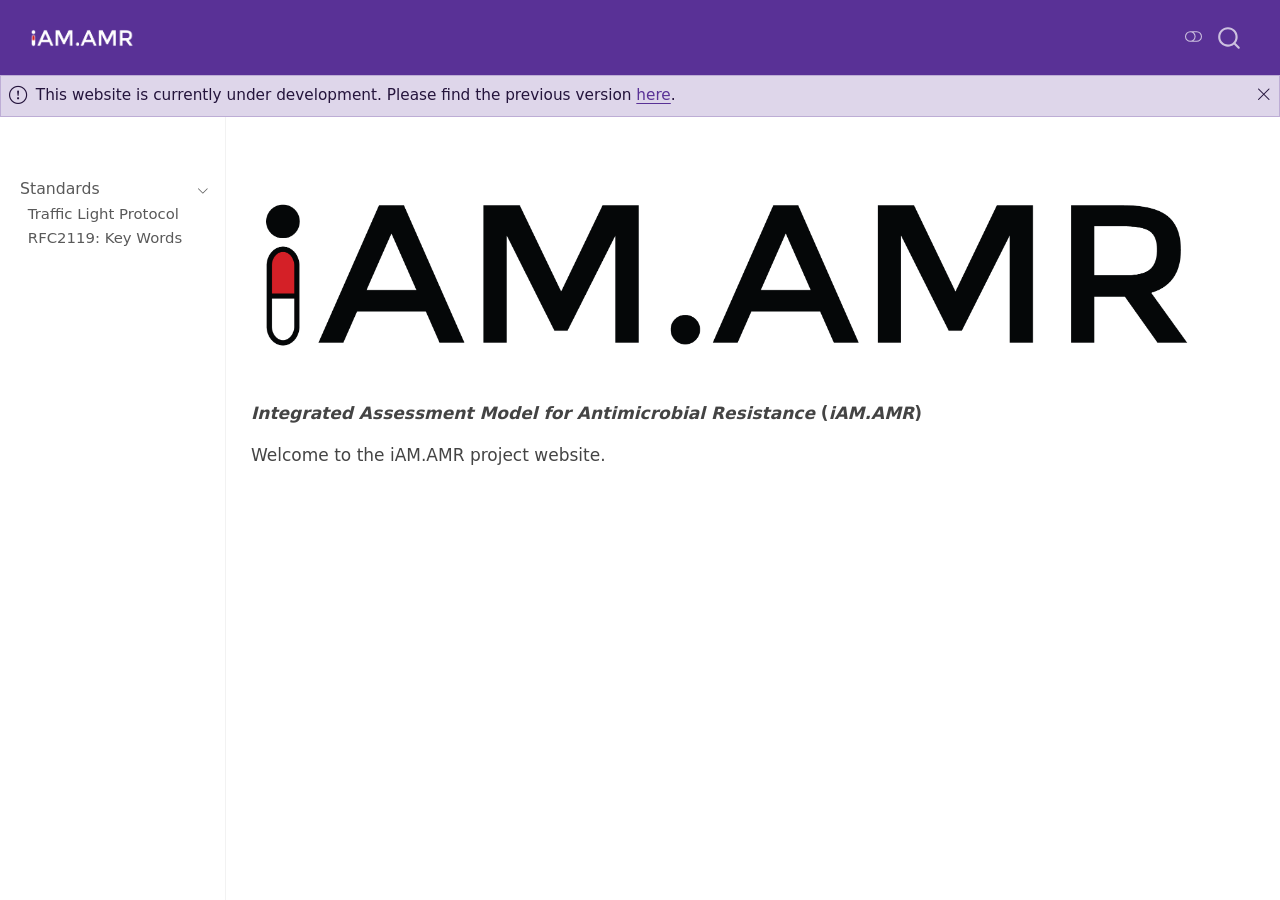
<file: index.html>
<!DOCTYPE html>
<html xmlns="http://www.w3.org/1999/xhtml" lang="en" xml:lang="en"><head>

<meta charset="utf-8">
<meta name="generator" content="quarto-1.9.38">

<meta name="viewport" content="width=device-width, initial-scale=1.0, user-scalable=yes">


<title>The iAM.AMR project – iAM.AMR</title>
<style>
/* Default styles provided by pandoc.
** See https://pandoc.org/MANUAL.html#variables-for-html for config info.
*/
code{white-space: pre-wrap;}
span.smallcaps{font-variant: small-caps;}
div.columns{display: flex; gap: min(4vw, 1.5em);}
div.column{flex: auto; overflow-x: auto;}
div.hanging-indent{margin-left: 1.5em; text-indent: -1.5em;}
ul.task-list{list-style: none;}
ul.task-list li input[type="checkbox"] {
  width: 0.8em;
  margin: 0 0.8em 0.2em -1em; /* quarto-specific, see https://github.com/quarto-dev/quarto-cli/issues/4556 */ 
  vertical-align: middle;
}
</style>


<script src="site_libs/quarto-nav/quarto-nav.js"></script>
<script src="site_libs/quarto-nav/headroom.min.js"></script>
<script src="site_libs/clipboard/clipboard.min.js"></script>
<script src="site_libs/quarto-search/autocomplete.umd.js"></script>
<script src="site_libs/quarto-search/fuse.min.js"></script>
<script src="site_libs/quarto-search/quarto-search.js"></script>
<meta name="quarto:offset" content="./">
<script src="site_libs/quarto-html/quarto.js" type="module"></script>
<script src="site_libs/quarto-html/tabsets/tabsets.js" type="module"></script>
<script src="site_libs/quarto-html/popper.min.js"></script>
<script src="site_libs/quarto-html/tippy.umd.min.js"></script>
<script src="site_libs/quarto-html/anchor.min.js"></script>
<link href="site_libs/quarto-html/tippy.css" rel="stylesheet">
<link href="site_libs/quarto-html/quarto-syntax-highlighting-15634bcf2e68342d4ad2dfa704d543f6.css" rel="stylesheet" class="quarto-color-scheme" id="quarto-text-highlighting-styles">
<link href="site_libs/quarto-html/quarto-syntax-highlighting-dark-0a6b7249c26820e032cb0bd839ff02b1.css" rel="stylesheet" class="quarto-color-scheme quarto-color-alternate" id="quarto-text-highlighting-styles">
<link href="site_libs/quarto-html/quarto-syntax-highlighting-15634bcf2e68342d4ad2dfa704d543f6.css" rel="stylesheet" class="quarto-color-scheme-extra" id="quarto-text-highlighting-styles">
<script src="site_libs/bootstrap/bootstrap.min.js"></script>
<link href="site_libs/bootstrap/bootstrap-icons.css" rel="stylesheet">
<link href="site_libs/bootstrap/bootstrap-fff9ba57c7a00972b2d1bdbd71d7e3f6.min.css" rel="stylesheet" append-hash="true" class="quarto-color-scheme" id="quarto-bootstrap" data-mode="light">
<link href="site_libs/bootstrap/bootstrap-dark-a8b0fde0be852ec497c865bb5b7ecbfb.min.css" rel="stylesheet" append-hash="true" class="quarto-color-scheme quarto-color-alternate" id="quarto-bootstrap" data-mode="dark">
<link href="site_libs/bootstrap/bootstrap-fff9ba57c7a00972b2d1bdbd71d7e3f6.min.css" rel="stylesheet" append-hash="true" class="quarto-color-scheme-extra" id="quarto-bootstrap" data-mode="light">
<script id="quarto-search-options" type="application/json">{
  "location": "navbar",
  "copy-button": false,
  "collapse-after": 3,
  "panel-placement": "end",
  "type": "overlay",
  "limit": 50,
  "keyboard-shortcut": [
    "f",
    "/",
    "s"
  ],
  "show-item-context": false,
  "language": {
    "search-no-results-text": "No results",
    "search-matching-documents-text": "matching documents",
    "search-copy-link-title": "Copy link to search",
    "search-hide-matches-text": "Hide additional matches",
    "search-more-match-text": "more match in this document",
    "search-more-matches-text": "more matches in this document",
    "search-clear-button-title": "Clear",
    "search-text-placeholder": "",
    "search-detached-cancel-button-title": "Cancel",
    "search-submit-button-title": "Submit",
    "search-label": "Search"
  }
}</script>


<link rel="stylesheet" href="styles.css">
<meta property="og:title" content="The iAM.AMR project">
<meta property="og:description" content="The iAM.AMR project.">
<meta property="og:image" content="https://iam.amr.pub/assets/iamamr_logo.png">
<meta property="og:site_name" content="iAM.AMR">
<meta property="og:image:alt" content="The iAM.AMR project logo. The logo consists of the text, 'iAM.AMR' in a black, blocky, sans-serif font, with the body of the lowercase 'i' styled as an elongated, red and white pill.">
<meta property="og:image:height" content="699">
<meta property="og:image:width" content="3016">
</head>

<body class="nav-sidebar docked nav-fixed fullcontent quarto-light"><script id="quarto-html-before-body" type="application/javascript">
    const toggleBodyColorMode = (bsSheetEl) => {
      const mode = bsSheetEl.getAttribute("data-mode");
      const bodyEl = window.document.querySelector("body");
      if (mode === "dark") {
        bodyEl.classList.add("quarto-dark");
        bodyEl.classList.remove("quarto-light");
      } else {
        bodyEl.classList.add("quarto-light");
        bodyEl.classList.remove("quarto-dark");
      }
    }
    const toggleBodyColorPrimary = () => {
      const bsSheetEl = window.document.querySelector("link#quarto-bootstrap:not([rel=disabled-stylesheet])");
      if (bsSheetEl) {
        toggleBodyColorMode(bsSheetEl);
      }
    }
    const setColorSchemeToggle = (alternate) => {
      const toggles = window.document.querySelectorAll('.quarto-color-scheme-toggle');
      for (let i=0; i < toggles.length; i++) {
        const toggle = toggles[i];
        if (toggle) {
          if (alternate) {
            toggle.classList.add("alternate");
          } else {
            toggle.classList.remove("alternate");
          }
        }
      }
    };
    const toggleColorMode = (alternate) => {
      // Switch the stylesheets
      const primaryStylesheets = window.document.querySelectorAll('link.quarto-color-scheme:not(.quarto-color-alternate)');
      const alternateStylesheets = window.document.querySelectorAll('link.quarto-color-scheme.quarto-color-alternate');
      manageTransitions('#quarto-margin-sidebar .nav-link', false);
      if (alternate) {
        // note: dark is layered on light, we don't disable primary!
        enableStylesheet(alternateStylesheets);
        for (const sheetNode of alternateStylesheets) {
          if (sheetNode.id === "quarto-bootstrap") {
            toggleBodyColorMode(sheetNode);
          }
        }
      } else {
        disableStylesheet(alternateStylesheets);
        enableStylesheet(primaryStylesheets)
        toggleBodyColorPrimary();
      }
      manageTransitions('#quarto-margin-sidebar .nav-link', true);
      // Switch the toggles
      setColorSchemeToggle(alternate)
      // Hack to workaround the fact that safari doesn't
      // properly recolor the scrollbar when toggling (#1455)
      if (navigator.userAgent.indexOf('Safari') > 0 && navigator.userAgent.indexOf('Chrome') == -1) {
        manageTransitions("body", false);
        window.scrollTo(0, 1);
        setTimeout(() => {
          window.scrollTo(0, 0);
          manageTransitions("body", true);
        }, 40);
      }
    }
    const disableStylesheet = (stylesheets) => {
      for (let i=0; i < stylesheets.length; i++) {
        const stylesheet = stylesheets[i];
        stylesheet.rel = 'disabled-stylesheet';
      }
    }
    const enableStylesheet = (stylesheets) => {
      for (let i=0; i < stylesheets.length; i++) {
        const stylesheet = stylesheets[i];
        if(stylesheet.rel !== 'stylesheet') { // for Chrome, which will still FOUC without this check
          stylesheet.rel = 'stylesheet';
        }
      }
    }
    const manageTransitions = (selector, allowTransitions) => {
      const els = window.document.querySelectorAll(selector);
      for (let i=0; i < els.length; i++) {
        const el = els[i];
        if (allowTransitions) {
          el.classList.remove('notransition');
        } else {
          el.classList.add('notransition');
        }
      }
    }
    const isFileUrl = () => {
      return window.location.protocol === 'file:';
    }
    const hasAlternateSentinel = () => {
      let styleSentinel = getColorSchemeSentinel();
      if (styleSentinel !== null) {
        return styleSentinel === "alternate";
      } else {
        return false;
      }
    }
    const setStyleSentinel = (alternate) => {
      const value = alternate ? "alternate" : "default";
      if (!isFileUrl()) {
        window.localStorage.setItem("quarto-color-scheme", value);
      } else {
        localAlternateSentinel = value;
      }
    }
    const getColorSchemeSentinel = () => {
      if (!isFileUrl()) {
        const storageValue = window.localStorage.getItem("quarto-color-scheme");
        return storageValue != null ? storageValue : localAlternateSentinel;
      } else {
        return localAlternateSentinel;
      }
    }
    const toggleGiscusIfUsed = (isAlternate, darkModeDefault) => {
      const baseTheme = document.querySelector('#giscus-base-theme')?.value ?? 'light';
      const alternateTheme = document.querySelector('#giscus-alt-theme')?.value ?? 'dark';
      let newTheme = '';
      if(authorPrefersDark) {
        newTheme = isAlternate ? baseTheme : alternateTheme;
      } else {
        newTheme = isAlternate ? alternateTheme : baseTheme;
      }
      const changeGiscusTheme = () => {
        // From: https://github.com/giscus/giscus/issues/336
        const sendMessage = (message) => {
          const iframe = document.querySelector('iframe.giscus-frame');
          if (!iframe) return;
          iframe.contentWindow.postMessage({ giscus: message }, 'https://giscus.app');
        }
        sendMessage({
          setConfig: {
            theme: newTheme
          }
        });
      }
      const isGiscussLoaded = window.document.querySelector('iframe.giscus-frame') !== null;
      if (isGiscussLoaded) {
        changeGiscusTheme();
      }
    };
    const authorPrefersDark = false;
    const queryPrefersDark = window.matchMedia('(prefers-color-scheme: dark)');
    const darkModeDefault = queryPrefersDark.matches;
      document.querySelector('link#quarto-text-highlighting-styles.quarto-color-scheme-extra').rel = 'disabled-stylesheet';
      document.querySelector('link#quarto-bootstrap.quarto-color-scheme-extra').rel = 'disabled-stylesheet';
    let localAlternateSentinel = darkModeDefault ? 'alternate' : 'default';
    // Dark / light mode switch
    window.quartoToggleColorScheme = () => {
      // Read the current dark / light value
      let toAlternate = !hasAlternateSentinel();
      toggleColorMode(toAlternate);
      setStyleSentinel(toAlternate);
      toggleGiscusIfUsed(toAlternate, darkModeDefault);
      window.dispatchEvent(new Event('resize'));
    };
    queryPrefersDark.addEventListener("change", e => {
      if(window.localStorage.getItem("quarto-color-scheme") !== null)
        return;
      const alternate = e.matches
      toggleColorMode(alternate);
      localAlternateSentinel = e.matches ? 'alternate' : 'default'; // this is used alongside local storage!
      toggleGiscusIfUsed(alternate, darkModeDefault);
    });
    // Switch to dark mode if need be
    if (hasAlternateSentinel()) {
      toggleColorMode(true);
    } else {
      toggleColorMode(false);
    }
  </script>

<div id="quarto-search-results"></div>
  <header id="quarto-header" class="headroom fixed-top">
    <nav class="navbar navbar-expand-lg " data-bs-theme="dark">
      <div class="navbar-container container-fluid">
      <div class="navbar-brand-container mx-auto">
    <a href="./index.html" class="navbar-brand navbar-brand-logo">
    <img src="./assets/iamamr_logo_white.png" alt="The iAM.AMR project logo. The logo consists of the text, 'iAM.AMR' in a black, blocky, sans-serif font, with the body of the lowercase 'i' styled as an elongated, red and white pill." class="navbar-logo light-content">
    <img src="./assets/iamamr_logo_white.png" alt="The iAM.AMR project logo. The logo consists of the text, 'iAM.AMR' in a black, blocky, sans-serif font, with the body of the lowercase 'i' styled as an elongated, red and white pill." class="navbar-logo dark-content">
    </a>
  </div>
        <div class="quarto-navbar-tools tools-end">
  <a href="" class="quarto-color-scheme-toggle quarto-navigation-tool  px-1" onclick="window.quartoToggleColorScheme(); return false;" title="Toggle dark mode"><i class="bi"></i></a>
</div>
          <div id="quarto-search" class="" title="Search"></div>
      </div> <!-- /container-fluid -->
    </nav>
  <nav class="quarto-secondary-nav">
    <div class="container-fluid d-flex">
      <button type="button" class="quarto-btn-toggle btn" data-bs-toggle="collapse" role="button" data-bs-target=".quarto-sidebar-collapse-item" aria-controls="quarto-sidebar" aria-expanded="false" aria-label="Toggle sidebar navigation" onclick="if (window.quartoToggleHeadroom) { window.quartoToggleHeadroom(); }">
        <i class="bi bi-layout-text-sidebar-reverse"></i>
      </button>
        <nav class="quarto-page-breadcrumbs" aria-label="breadcrumb"><ol class="breadcrumb"></ol></nav>
        <a class="flex-grow-1" role="navigation" data-bs-toggle="collapse" data-bs-target=".quarto-sidebar-collapse-item" aria-controls="quarto-sidebar" aria-expanded="false" aria-label="Toggle sidebar navigation" onclick="if (window.quartoToggleHeadroom) { window.quartoToggleHeadroom(); }">      
        </a>
      <button type="button" class="btn quarto-search-button" aria-label="Search" onclick="window.quartoOpenSearch();">
        <i class="bi bi-search"></i>
      </button>
    </div>
  </nav>
  <div id="quarto-announcement" data-announcement-id="bffe7d13419cc811eb00827a60a57d65" class="alert alert-primary hidden"><i class="bi bi-exclamation-circle quarto-announcement-icon"></i><div class="quarto-announcement-content">
<p>This website is currently under development. Please find the previous version <a href="https://docs.iam.amr.pub">here</a>.</p>
</div><i class="bi bi-x-lg quarto-announcement-action"></i></div>
</header>
<!-- content -->
<div id="quarto-content" class="quarto-container page-columns page-rows-contents page-layout-article page-navbar">
<!-- sidebar -->
  <nav id="quarto-sidebar" class="sidebar collapse collapse-horizontal quarto-sidebar-collapse-item sidebar-navigation docked overflow-auto">
        <div class="mt-2 flex-shrink-0 align-items-center">
        <div class="sidebar-search">
        <div id="quarto-search" class="" title="Search"></div>
        </div>
        </div>
    <div class="sidebar-menu-container"> 
    <ul class="list-unstyled mt-1">
        <li class="sidebar-item sidebar-item-section">
      <div class="sidebar-item-container"> 
            <a class="sidebar-item-text sidebar-link text-start" data-bs-toggle="collapse" data-bs-target="#quarto-sidebar-section-1" role="navigation" aria-expanded="true">
 <span class="menu-text">Standards</span></a>
          <a class="sidebar-item-toggle text-start" data-bs-toggle="collapse" data-bs-target="#quarto-sidebar-section-1" role="navigation" aria-expanded="true" aria-label="Toggle section">
            <i class="bi bi-chevron-right ms-2"></i>
          </a> 
      </div>
      <ul id="quarto-sidebar-section-1" class="collapse list-unstyled sidebar-section depth1 show">  
          <li class="sidebar-item">
  <div class="sidebar-item-container"> 
  <a href="./standards/traffic-light-protocol.html" class="sidebar-item-text sidebar-link">
 <span class="menu-text">Traffic Light Protocol</span></a>
  </div>
</li>
          <li class="sidebar-item">
  <div class="sidebar-item-container"> 
  <a href="./standards/RFC2119.html" class="sidebar-item-text sidebar-link">
 <span class="menu-text">RFC2119: Key Words</span></a>
  </div>
</li>
      </ul>
  </li>
    </ul>
    </div>
</nav>
<div id="quarto-sidebar-glass" class="quarto-sidebar-collapse-item" data-bs-toggle="collapse" data-bs-target=".quarto-sidebar-collapse-item"></div>
<!-- margin-sidebar -->
    
<!-- main -->
<main class="content" id="quarto-document-content"><header id="title-block-header" class="quarto-title-block"></header>





<div class="light-content">
<p><img src="assets/iamamr_logo.png" class="img-fluid" alt="The iAM.AMR project logo. The logo consists of the text, 'iAM.AMR' in a black, blocky, sans-serif font, with the body of the lowercase 'i' styled as an elongated, red and white pill."></p>
</div>
<div class="dark-content">
<p><img src="assets/iamamr_logo_white.png" class="img-fluid" alt="The iAM.AMR project logo. The logo consists of the text, 'iAM.AMR' in a black, blocky, sans-serif font, with the body of the lowercase 'i' styled as an elongated, red and white pill."></p>
</div>
<p><strong><em>Integrated Assessment Model for Antimicrobial Resistance</em> (<em>iAM.AMR</em>)</strong></p>
<p>Welcome to the iAM.AMR project website.</p>



</main> <!-- /main -->
<script id="quarto-html-after-body" type="application/javascript">
  window.document.addEventListener("DOMContentLoaded", function (event) {
    // Ensure there is a toggle, if there isn't float one in the top right
    if (window.document.querySelector('.quarto-color-scheme-toggle') === null) {
      const a = window.document.createElement('a');
      a.classList.add('top-right');
      a.classList.add('quarto-color-scheme-toggle');
      a.href = "";
      a.onclick = function() { try { window.quartoToggleColorScheme(); } catch {} return false; };
      const i = window.document.createElement("i");
      i.classList.add('bi');
      a.appendChild(i);
      window.document.body.appendChild(a);
    }
    setColorSchemeToggle(hasAlternateSentinel())
    const icon = "";
    const anchorJS = new window.AnchorJS();
    anchorJS.options = {
      placement: 'right',
      icon: icon
    };
    anchorJS.add('.anchored');
    const isCodeAnnotation = (el) => {
      for (const clz of el.classList) {
        if (clz.startsWith('code-annotation-')) {                     
          return true;
        }
      }
      return false;
    }
    const onCopySuccess = function(e) {
      // button target
      const button = e.trigger;
      // don't keep focus
      button.blur();
      // flash "checked"
      button.classList.add('code-copy-button-checked');
      var currentTitle = button.getAttribute("title");
      button.setAttribute("title", "Copied!");
      let tooltip;
      if (window.bootstrap) {
        button.setAttribute("data-bs-toggle", "tooltip");
        button.setAttribute("data-bs-placement", "left");
        button.setAttribute("data-bs-title", "Copied!");
        tooltip = new bootstrap.Tooltip(button, 
          { trigger: "manual", 
            customClass: "code-copy-button-tooltip",
            offset: [0, -8]});
        tooltip.show();    
      }
      setTimeout(function() {
        if (tooltip) {
          tooltip.hide();
          button.removeAttribute("data-bs-title");
          button.removeAttribute("data-bs-toggle");
          button.removeAttribute("data-bs-placement");
        }
        button.setAttribute("title", currentTitle);
        button.classList.remove('code-copy-button-checked');
      }, 1000);
      // clear code selection
      e.clearSelection();
    }
    const getTextToCopy = function(trigger) {
      const outerScaffold = trigger.parentElement.cloneNode(true);
      const codeEl = outerScaffold.querySelector('code');
      for (const childEl of codeEl.children) {
        if (isCodeAnnotation(childEl)) {
          childEl.remove();
        }
      }
      return codeEl.innerText;
    }
    const clipboard = new window.ClipboardJS('.code-copy-button:not([data-in-quarto-modal])', {
      text: getTextToCopy
    });
    clipboard.on('success', onCopySuccess);
    if (window.document.getElementById('quarto-embedded-source-code-modal')) {
      const clipboardModal = new window.ClipboardJS('.code-copy-button[data-in-quarto-modal]', {
        text: getTextToCopy,
        container: window.document.getElementById('quarto-embedded-source-code-modal')
      });
      clipboardModal.on('success', onCopySuccess);
    }
      var localhostRegex = new RegExp(/^(?:http|https):\/\/localhost\:?[0-9]*\//);
      var mailtoRegex = new RegExp(/^mailto:/);
        var filterRegex = new RegExp("https:\/\/iam\.amr\.pub");
      var isInternal = (href) => {
          return filterRegex.test(href) || localhostRegex.test(href) || mailtoRegex.test(href);
      }
      // Inspect non-navigation links and adorn them if external
     var links = window.document.querySelectorAll('a[href]:not(.nav-link):not(.navbar-brand):not(.toc-action):not(.sidebar-link):not(.sidebar-item-toggle):not(.pagination-link):not(.no-external):not([aria-hidden]):not(.dropdown-item):not(.quarto-navigation-tool):not(.about-link)');
      for (var i=0; i<links.length; i++) {
        const link = links[i];
        if (!isInternal(link.href)) {
          // undo the damage that might have been done by quarto-nav.js in the case of
          // links that we want to consider external
          if (link.dataset.originalHref !== undefined) {
            link.href = link.dataset.originalHref;
          }
        }
      }
    function tippyHover(el, contentFn, onTriggerFn, onUntriggerFn) {
      const config = {
        allowHTML: true,
        maxWidth: 500,
        delay: 100,
        arrow: false,
        appendTo: function(el) {
            return el.parentElement;
        },
        interactive: true,
        interactiveBorder: 10,
        theme: 'quarto',
        placement: 'bottom-start',
      };
      if (contentFn) {
        config.content = contentFn;
      }
      if (onTriggerFn) {
        config.onTrigger = onTriggerFn;
      }
      if (onUntriggerFn) {
        config.onUntrigger = onUntriggerFn;
      }
      window.tippy(el, config); 
    }
    const noterefs = window.document.querySelectorAll('a[role="doc-noteref"]');
    for (var i=0; i<noterefs.length; i++) {
      const ref = noterefs[i];
      tippyHover(ref, function() {
        // use id or data attribute instead here
        let href = ref.getAttribute('data-footnote-href') || ref.getAttribute('href');
        try { href = new URL(href).hash; } catch {}
        const id = href.replace(/^#\/?/, "");
        const note = window.document.getElementById(id);
        if (note) {
          return note.innerHTML;
        } else {
          return "";
        }
      });
    }
    const xrefs = window.document.querySelectorAll('a.quarto-xref');
    const processXRef = (id, note) => {
      // Strip column container classes
      const stripColumnClz = (el) => {
        el.classList.remove("page-full", "page-columns");
        if (el.children) {
          for (const child of el.children) {
            stripColumnClz(child);
          }
        }
      }
      stripColumnClz(note)
      if (id === null || id.startsWith('sec-')) {
        // Special case sections, only their first couple elements
        const container = document.createElement("div");
        if (note.children && note.children.length > 2) {
          container.appendChild(note.children[0].cloneNode(true));
          for (let i = 1; i < note.children.length; i++) {
            const child = note.children[i];
            if (child.tagName === "P" && child.innerText === "") {
              continue;
            } else {
              container.appendChild(child.cloneNode(true));
              break;
            }
          }
          if (window.Quarto?.typesetMath) {
            window.Quarto.typesetMath(container);
          }
          return container.innerHTML
        } else {
          if (window.Quarto?.typesetMath) {
            window.Quarto.typesetMath(note);
          }
          return note.innerHTML;
        }
      } else {
        // Remove any anchor links if they are present
        const anchorLink = note.querySelector('a.anchorjs-link');
        if (anchorLink) {
          anchorLink.remove();
        }
        if (window.Quarto?.typesetMath) {
          window.Quarto.typesetMath(note);
        }
        if (note.classList.contains("callout")) {
          return note.outerHTML;
        } else {
          return note.innerHTML;
        }
      }
    }
    for (var i=0; i<xrefs.length; i++) {
      const xref = xrefs[i];
      tippyHover(xref, undefined, function(instance) {
        instance.disable();
        let url = xref.getAttribute('href');
        let hash = undefined; 
        if (url.startsWith('#')) {
          hash = url;
        } else {
          try { hash = new URL(url).hash; } catch {}
        }
        if (hash) {
          const id = hash.replace(/^#\/?/, "");
          const note = window.document.getElementById(id);
          if (note !== null) {
            try {
              const html = processXRef(id, note.cloneNode(true));
              instance.setContent(html);
            } finally {
              instance.enable();
              instance.show();
            }
          } else {
            // See if we can fetch this
            fetch(url.split('#')[0])
            .then(res => res.text())
            .then(html => {
              const parser = new DOMParser();
              const htmlDoc = parser.parseFromString(html, "text/html");
              const note = htmlDoc.getElementById(id);
              if (note !== null) {
                const html = processXRef(id, note);
                instance.setContent(html);
              } 
            }).finally(() => {
              instance.enable();
              instance.show();
            });
          }
        } else {
          // See if we can fetch a full url (with no hash to target)
          // This is a special case and we should probably do some content thinning / targeting
          fetch(url)
          .then(res => res.text())
          .then(html => {
            const parser = new DOMParser();
            const htmlDoc = parser.parseFromString(html, "text/html");
            const note = htmlDoc.querySelector('main.content');
            if (note !== null) {
              // This should only happen for chapter cross references
              // (since there is no id in the URL)
              // remove the first header
              if (note.children.length > 0 && note.children[0].tagName === "HEADER") {
                note.children[0].remove();
              }
              const html = processXRef(null, note);
              instance.setContent(html);
            } 
          }).finally(() => {
            instance.enable();
            instance.show();
          });
        }
      }, function(instance) {
      });
    }
        let selectedAnnoteEl;
        const selectorForAnnotation = ( cell, annotation) => {
          let cellAttr = 'data-code-cell="' + cell + '"';
          let lineAttr = 'data-code-annotation="' +  annotation + '"';
          const selector = 'span[' + cellAttr + '][' + lineAttr + ']';
          return selector;
        }
        const selectCodeLines = (annoteEl) => {
          const doc = window.document;
          const targetCell = annoteEl.getAttribute("data-target-cell");
          const targetAnnotation = annoteEl.getAttribute("data-target-annotation");
          const annoteSpan = window.document.querySelector(selectorForAnnotation(targetCell, targetAnnotation));
          const lines = annoteSpan.getAttribute("data-code-lines").split(",");
          const lineIds = lines.map((line) => {
            return targetCell + "-" + line;
          })
          let top = null;
          let height = null;
          let parent = null;
          if (lineIds.length > 0) {
              //compute the position of the single el (top and bottom and make a div)
              const el = window.document.getElementById(lineIds[0]);
              top = el.offsetTop;
              height = el.offsetHeight;
              parent = el.parentElement.parentElement;
            if (lineIds.length > 1) {
              const lastEl = window.document.getElementById(lineIds[lineIds.length - 1]);
              const bottom = lastEl.offsetTop + lastEl.offsetHeight;
              height = bottom - top;
            }
            if (top !== null && height !== null && parent !== null) {
              // cook up a div (if necessary) and position it 
              let div = window.document.getElementById("code-annotation-line-highlight");
              if (div === null) {
                div = window.document.createElement("div");
                div.setAttribute("id", "code-annotation-line-highlight");
                div.style.position = 'absolute';
                parent.appendChild(div);
              }
              div.style.top = top - 2 + "px";
              div.style.height = height + 4 + "px";
              div.style.left = 0;
              let gutterDiv = window.document.getElementById("code-annotation-line-highlight-gutter");
              if (gutterDiv === null) {
                gutterDiv = window.document.createElement("div");
                gutterDiv.setAttribute("id", "code-annotation-line-highlight-gutter");
                gutterDiv.style.position = 'absolute';
                const codeCell = window.document.getElementById(targetCell);
                const gutter = codeCell.querySelector('.code-annotation-gutter');
                gutter.appendChild(gutterDiv);
              }
              gutterDiv.style.top = top - 2 + "px";
              gutterDiv.style.height = height + 4 + "px";
            }
            selectedAnnoteEl = annoteEl;
          }
        };
        const unselectCodeLines = () => {
          const elementsIds = ["code-annotation-line-highlight", "code-annotation-line-highlight-gutter"];
          elementsIds.forEach((elId) => {
            const div = window.document.getElementById(elId);
            if (div) {
              div.remove();
            }
          });
          selectedAnnoteEl = undefined;
        };
          // Handle positioning of the toggle
      window.addEventListener(
        "resize",
        throttle(() => {
          elRect = undefined;
          if (selectedAnnoteEl) {
            selectCodeLines(selectedAnnoteEl);
          }
        }, 10)
      );
      function throttle(fn, ms) {
      let throttle = false;
      let timer;
        return (...args) => {
          if(!throttle) { // first call gets through
              fn.apply(this, args);
              throttle = true;
          } else { // all the others get throttled
              if(timer) clearTimeout(timer); // cancel #2
              timer = setTimeout(() => {
                fn.apply(this, args);
                timer = throttle = false;
              }, ms);
          }
        };
      }
        // Attach click handler to the DT
        const annoteDls = window.document.querySelectorAll('dt[data-target-cell]');
        for (const annoteDlNode of annoteDls) {
          annoteDlNode.addEventListener('click', (event) => {
            const clickedEl = event.target;
            if (clickedEl !== selectedAnnoteEl) {
              unselectCodeLines();
              const activeEl = window.document.querySelector('dt[data-target-cell].code-annotation-active');
              if (activeEl) {
                activeEl.classList.remove('code-annotation-active');
              }
              selectCodeLines(clickedEl);
              clickedEl.classList.add('code-annotation-active');
            } else {
              // Unselect the line
              unselectCodeLines();
              clickedEl.classList.remove('code-annotation-active');
            }
          });
        }
    const findCites = (el) => {
      const parentEl = el.parentElement;
      if (parentEl) {
        const cites = parentEl.dataset.cites;
        if (cites) {
          return {
            el,
            cites: cites.split(' ')
          };
        } else {
          return findCites(el.parentElement)
        }
      } else {
        return undefined;
      }
    };
    var bibliorefs = window.document.querySelectorAll('a[role="doc-biblioref"]');
    for (var i=0; i<bibliorefs.length; i++) {
      const ref = bibliorefs[i];
      const citeInfo = findCites(ref);
      if (citeInfo) {
        tippyHover(citeInfo.el, function() {
          var popup = window.document.createElement('div');
          citeInfo.cites.forEach(function(cite) {
            var citeDiv = window.document.createElement('div');
            citeDiv.classList.add('hanging-indent');
            citeDiv.classList.add('csl-entry');
            var biblioDiv = window.document.getElementById('ref-' + cite);
            if (biblioDiv) {
              citeDiv.innerHTML = biblioDiv.innerHTML;
            }
            popup.appendChild(citeDiv);
          });
          return popup.innerHTML;
        });
      }
    }
  });
  </script>
</div> <!-- /content -->




</body></html>
</file>
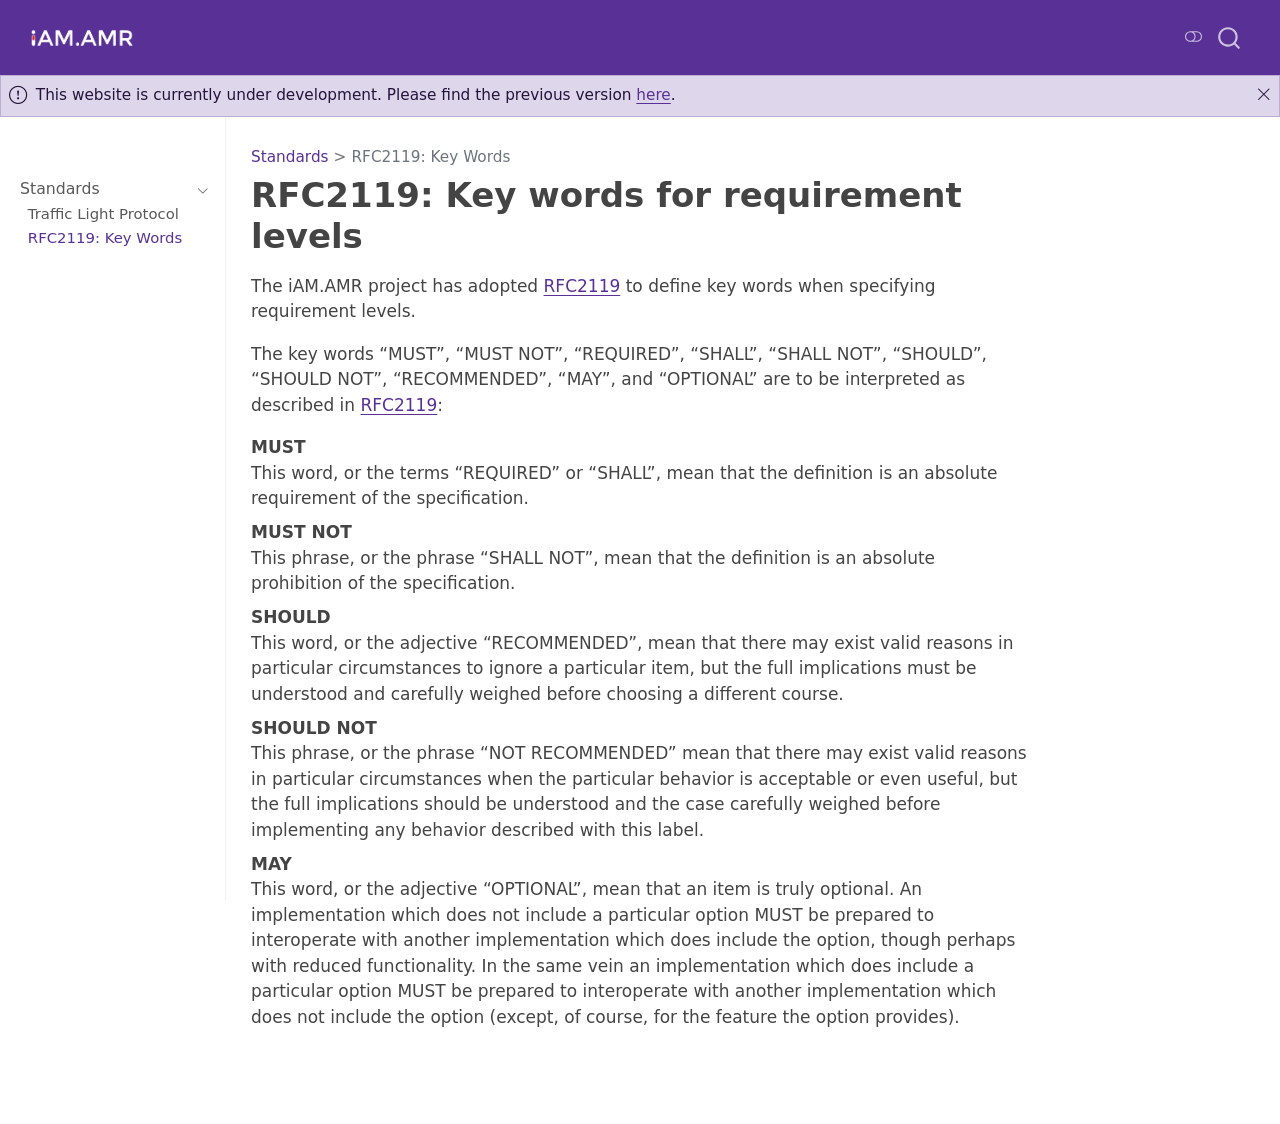
<file: standards/RFC2119.html>
<!DOCTYPE html>
<html xmlns="http://www.w3.org/1999/xhtml" lang="en" xml:lang="en"><head>

<meta charset="utf-8">
<meta name="generator" content="quarto-1.9.38">

<meta name="viewport" content="width=device-width, initial-scale=1.0, user-scalable=yes">


<title>RFC2119: Key words for requirement levels – iAM.AMR</title>
<style>
/* Default styles provided by pandoc.
** See https://pandoc.org/MANUAL.html#variables-for-html for config info.
*/
code{white-space: pre-wrap;}
span.smallcaps{font-variant: small-caps;}
div.columns{display: flex; gap: min(4vw, 1.5em);}
div.column{flex: auto; overflow-x: auto;}
div.hanging-indent{margin-left: 1.5em; text-indent: -1.5em;}
ul.task-list{list-style: none;}
ul.task-list li input[type="checkbox"] {
  width: 0.8em;
  margin: 0 0.8em 0.2em -1em; /* quarto-specific, see https://github.com/quarto-dev/quarto-cli/issues/4556 */ 
  vertical-align: middle;
}
</style>


<script src="../site_libs/quarto-nav/quarto-nav.js"></script>
<script src="../site_libs/quarto-nav/headroom.min.js"></script>
<script src="../site_libs/clipboard/clipboard.min.js"></script>
<script src="../site_libs/quarto-search/autocomplete.umd.js"></script>
<script src="../site_libs/quarto-search/fuse.min.js"></script>
<script src="../site_libs/quarto-search/quarto-search.js"></script>
<meta name="quarto:offset" content="../">
<script src="../site_libs/quarto-html/quarto.js" type="module"></script>
<script src="../site_libs/quarto-html/tabsets/tabsets.js" type="module"></script>
<script src="../site_libs/quarto-html/popper.min.js"></script>
<script src="../site_libs/quarto-html/tippy.umd.min.js"></script>
<script src="../site_libs/quarto-html/anchor.min.js"></script>
<link href="../site_libs/quarto-html/tippy.css" rel="stylesheet">
<link href="../site_libs/quarto-html/quarto-syntax-highlighting-15634bcf2e68342d4ad2dfa704d543f6.css" rel="stylesheet" class="quarto-color-scheme" id="quarto-text-highlighting-styles">
<link href="../site_libs/quarto-html/quarto-syntax-highlighting-dark-0a6b7249c26820e032cb0bd839ff02b1.css" rel="stylesheet" class="quarto-color-scheme quarto-color-alternate" id="quarto-text-highlighting-styles">
<link href="../site_libs/quarto-html/quarto-syntax-highlighting-15634bcf2e68342d4ad2dfa704d543f6.css" rel="stylesheet" class="quarto-color-scheme-extra" id="quarto-text-highlighting-styles">
<script src="../site_libs/bootstrap/bootstrap.min.js"></script>
<link href="../site_libs/bootstrap/bootstrap-icons.css" rel="stylesheet">
<link href="../site_libs/bootstrap/bootstrap-fff9ba57c7a00972b2d1bdbd71d7e3f6.min.css" rel="stylesheet" append-hash="true" class="quarto-color-scheme" id="quarto-bootstrap" data-mode="light">
<link href="../site_libs/bootstrap/bootstrap-dark-a8b0fde0be852ec497c865bb5b7ecbfb.min.css" rel="stylesheet" append-hash="true" class="quarto-color-scheme quarto-color-alternate" id="quarto-bootstrap" data-mode="dark">
<link href="../site_libs/bootstrap/bootstrap-fff9ba57c7a00972b2d1bdbd71d7e3f6.min.css" rel="stylesheet" append-hash="true" class="quarto-color-scheme-extra" id="quarto-bootstrap" data-mode="light">
<script id="quarto-search-options" type="application/json">{
  "location": "navbar",
  "copy-button": false,
  "collapse-after": 3,
  "panel-placement": "end",
  "type": "overlay",
  "limit": 50,
  "keyboard-shortcut": [
    "f",
    "/",
    "s"
  ],
  "show-item-context": false,
  "language": {
    "search-no-results-text": "No results",
    "search-matching-documents-text": "matching documents",
    "search-copy-link-title": "Copy link to search",
    "search-hide-matches-text": "Hide additional matches",
    "search-more-match-text": "more match in this document",
    "search-more-matches-text": "more matches in this document",
    "search-clear-button-title": "Clear",
    "search-text-placeholder": "",
    "search-detached-cancel-button-title": "Cancel",
    "search-submit-button-title": "Submit",
    "search-label": "Search"
  }
}</script>


<link rel="stylesheet" href="../styles.css">
<meta property="og:title" content="RFC2119: Key words for requirement levels – iAM.AMR">
<meta property="og:description" content="The iAM.AMR project.">
<meta property="og:site_name" content="iAM.AMR">
</head>

<body class="nav-sidebar docked nav-fixed quarto-light"><script id="quarto-html-before-body" type="application/javascript">
    const toggleBodyColorMode = (bsSheetEl) => {
      const mode = bsSheetEl.getAttribute("data-mode");
      const bodyEl = window.document.querySelector("body");
      if (mode === "dark") {
        bodyEl.classList.add("quarto-dark");
        bodyEl.classList.remove("quarto-light");
      } else {
        bodyEl.classList.add("quarto-light");
        bodyEl.classList.remove("quarto-dark");
      }
    }
    const toggleBodyColorPrimary = () => {
      const bsSheetEl = window.document.querySelector("link#quarto-bootstrap:not([rel=disabled-stylesheet])");
      if (bsSheetEl) {
        toggleBodyColorMode(bsSheetEl);
      }
    }
    const setColorSchemeToggle = (alternate) => {
      const toggles = window.document.querySelectorAll('.quarto-color-scheme-toggle');
      for (let i=0; i < toggles.length; i++) {
        const toggle = toggles[i];
        if (toggle) {
          if (alternate) {
            toggle.classList.add("alternate");
          } else {
            toggle.classList.remove("alternate");
          }
        }
      }
    };
    const toggleColorMode = (alternate) => {
      // Switch the stylesheets
      const primaryStylesheets = window.document.querySelectorAll('link.quarto-color-scheme:not(.quarto-color-alternate)');
      const alternateStylesheets = window.document.querySelectorAll('link.quarto-color-scheme.quarto-color-alternate');
      manageTransitions('#quarto-margin-sidebar .nav-link', false);
      if (alternate) {
        // note: dark is layered on light, we don't disable primary!
        enableStylesheet(alternateStylesheets);
        for (const sheetNode of alternateStylesheets) {
          if (sheetNode.id === "quarto-bootstrap") {
            toggleBodyColorMode(sheetNode);
          }
        }
      } else {
        disableStylesheet(alternateStylesheets);
        enableStylesheet(primaryStylesheets)
        toggleBodyColorPrimary();
      }
      manageTransitions('#quarto-margin-sidebar .nav-link', true);
      // Switch the toggles
      setColorSchemeToggle(alternate)
      // Hack to workaround the fact that safari doesn't
      // properly recolor the scrollbar when toggling (#1455)
      if (navigator.userAgent.indexOf('Safari') > 0 && navigator.userAgent.indexOf('Chrome') == -1) {
        manageTransitions("body", false);
        window.scrollTo(0, 1);
        setTimeout(() => {
          window.scrollTo(0, 0);
          manageTransitions("body", true);
        }, 40);
      }
    }
    const disableStylesheet = (stylesheets) => {
      for (let i=0; i < stylesheets.length; i++) {
        const stylesheet = stylesheets[i];
        stylesheet.rel = 'disabled-stylesheet';
      }
    }
    const enableStylesheet = (stylesheets) => {
      for (let i=0; i < stylesheets.length; i++) {
        const stylesheet = stylesheets[i];
        if(stylesheet.rel !== 'stylesheet') { // for Chrome, which will still FOUC without this check
          stylesheet.rel = 'stylesheet';
        }
      }
    }
    const manageTransitions = (selector, allowTransitions) => {
      const els = window.document.querySelectorAll(selector);
      for (let i=0; i < els.length; i++) {
        const el = els[i];
        if (allowTransitions) {
          el.classList.remove('notransition');
        } else {
          el.classList.add('notransition');
        }
      }
    }
    const isFileUrl = () => {
      return window.location.protocol === 'file:';
    }
    const hasAlternateSentinel = () => {
      let styleSentinel = getColorSchemeSentinel();
      if (styleSentinel !== null) {
        return styleSentinel === "alternate";
      } else {
        return false;
      }
    }
    const setStyleSentinel = (alternate) => {
      const value = alternate ? "alternate" : "default";
      if (!isFileUrl()) {
        window.localStorage.setItem("quarto-color-scheme", value);
      } else {
        localAlternateSentinel = value;
      }
    }
    const getColorSchemeSentinel = () => {
      if (!isFileUrl()) {
        const storageValue = window.localStorage.getItem("quarto-color-scheme");
        return storageValue != null ? storageValue : localAlternateSentinel;
      } else {
        return localAlternateSentinel;
      }
    }
    const toggleGiscusIfUsed = (isAlternate, darkModeDefault) => {
      const baseTheme = document.querySelector('#giscus-base-theme')?.value ?? 'light';
      const alternateTheme = document.querySelector('#giscus-alt-theme')?.value ?? 'dark';
      let newTheme = '';
      if(authorPrefersDark) {
        newTheme = isAlternate ? baseTheme : alternateTheme;
      } else {
        newTheme = isAlternate ? alternateTheme : baseTheme;
      }
      const changeGiscusTheme = () => {
        // From: https://github.com/giscus/giscus/issues/336
        const sendMessage = (message) => {
          const iframe = document.querySelector('iframe.giscus-frame');
          if (!iframe) return;
          iframe.contentWindow.postMessage({ giscus: message }, 'https://giscus.app');
        }
        sendMessage({
          setConfig: {
            theme: newTheme
          }
        });
      }
      const isGiscussLoaded = window.document.querySelector('iframe.giscus-frame') !== null;
      if (isGiscussLoaded) {
        changeGiscusTheme();
      }
    };
    const authorPrefersDark = false;
    const queryPrefersDark = window.matchMedia('(prefers-color-scheme: dark)');
    const darkModeDefault = queryPrefersDark.matches;
      document.querySelector('link#quarto-text-highlighting-styles.quarto-color-scheme-extra').rel = 'disabled-stylesheet';
      document.querySelector('link#quarto-bootstrap.quarto-color-scheme-extra').rel = 'disabled-stylesheet';
    let localAlternateSentinel = darkModeDefault ? 'alternate' : 'default';
    // Dark / light mode switch
    window.quartoToggleColorScheme = () => {
      // Read the current dark / light value
      let toAlternate = !hasAlternateSentinel();
      toggleColorMode(toAlternate);
      setStyleSentinel(toAlternate);
      toggleGiscusIfUsed(toAlternate, darkModeDefault);
      window.dispatchEvent(new Event('resize'));
    };
    queryPrefersDark.addEventListener("change", e => {
      if(window.localStorage.getItem("quarto-color-scheme") !== null)
        return;
      const alternate = e.matches
      toggleColorMode(alternate);
      localAlternateSentinel = e.matches ? 'alternate' : 'default'; // this is used alongside local storage!
      toggleGiscusIfUsed(alternate, darkModeDefault);
    });
    // Switch to dark mode if need be
    if (hasAlternateSentinel()) {
      toggleColorMode(true);
    } else {
      toggleColorMode(false);
    }
  </script>

<div id="quarto-search-results"></div>
  <header id="quarto-header" class="headroom fixed-top">
    <nav class="navbar navbar-expand-lg " data-bs-theme="dark">
      <div class="navbar-container container-fluid">
      <div class="navbar-brand-container mx-auto">
    <a href="../index.html" class="navbar-brand navbar-brand-logo">
    <img src="../assets/iamamr_logo_white.png" alt="The iAM.AMR project logo. The logo consists of the text, 'iAM.AMR' in a black, blocky, sans-serif font, with the body of the lowercase 'i' styled as an elongated, red and white pill." class="navbar-logo light-content">
    <img src="../assets/iamamr_logo_white.png" alt="The iAM.AMR project logo. The logo consists of the text, 'iAM.AMR' in a black, blocky, sans-serif font, with the body of the lowercase 'i' styled as an elongated, red and white pill." class="navbar-logo dark-content">
    </a>
  </div>
        <div class="quarto-navbar-tools tools-end">
  <a href="" class="quarto-color-scheme-toggle quarto-navigation-tool  px-1" onclick="window.quartoToggleColorScheme(); return false;" title="Toggle dark mode"><i class="bi"></i></a>
</div>
          <div id="quarto-search" class="" title="Search"></div>
      </div> <!-- /container-fluid -->
    </nav>
  <nav class="quarto-secondary-nav">
    <div class="container-fluid d-flex">
      <button type="button" class="quarto-btn-toggle btn" data-bs-toggle="collapse" role="button" data-bs-target=".quarto-sidebar-collapse-item" aria-controls="quarto-sidebar" aria-expanded="false" aria-label="Toggle sidebar navigation" onclick="if (window.quartoToggleHeadroom) { window.quartoToggleHeadroom(); }">
        <i class="bi bi-layout-text-sidebar-reverse"></i>
      </button>
        <nav class="quarto-page-breadcrumbs" aria-label="breadcrumb"><ol class="breadcrumb"><li class="breadcrumb-item"><a href="../standards/traffic-light-protocol.html">Standards</a></li><li class="breadcrumb-item"><a href="../standards/RFC2119.html">RFC2119: Key Words</a></li></ol></nav>
        <a class="flex-grow-1" role="navigation" data-bs-toggle="collapse" data-bs-target=".quarto-sidebar-collapse-item" aria-controls="quarto-sidebar" aria-expanded="false" aria-label="Toggle sidebar navigation" onclick="if (window.quartoToggleHeadroom) { window.quartoToggleHeadroom(); }">      
        </a>
      <button type="button" class="btn quarto-search-button" aria-label="Search" onclick="window.quartoOpenSearch();">
        <i class="bi bi-search"></i>
      </button>
    </div>
  </nav>
  <div id="quarto-announcement" data-announcement-id="bffe7d13419cc811eb00827a60a57d65" class="alert alert-primary hidden"><i class="bi bi-exclamation-circle quarto-announcement-icon"></i><div class="quarto-announcement-content">
<p>This website is currently under development. Please find the previous version <a href="https://docs.iam.amr.pub">here</a>.</p>
</div><i class="bi bi-x-lg quarto-announcement-action"></i></div>
</header>
<!-- content -->
<div id="quarto-content" class="quarto-container page-columns page-rows-contents page-layout-article page-navbar">
<!-- sidebar -->
  <nav id="quarto-sidebar" class="sidebar collapse collapse-horizontal quarto-sidebar-collapse-item sidebar-navigation docked overflow-auto">
        <div class="mt-2 flex-shrink-0 align-items-center">
        <div class="sidebar-search">
        <div id="quarto-search" class="" title="Search"></div>
        </div>
        </div>
    <div class="sidebar-menu-container"> 
    <ul class="list-unstyled mt-1">
        <li class="sidebar-item sidebar-item-section">
      <div class="sidebar-item-container"> 
            <a class="sidebar-item-text sidebar-link text-start" data-bs-toggle="collapse" data-bs-target="#quarto-sidebar-section-1" role="navigation" aria-expanded="true">
 <span class="menu-text">Standards</span></a>
          <a class="sidebar-item-toggle text-start" data-bs-toggle="collapse" data-bs-target="#quarto-sidebar-section-1" role="navigation" aria-expanded="true" aria-label="Toggle section">
            <i class="bi bi-chevron-right ms-2"></i>
          </a> 
      </div>
      <ul id="quarto-sidebar-section-1" class="collapse list-unstyled sidebar-section depth1 show">  
          <li class="sidebar-item">
  <div class="sidebar-item-container"> 
  <a href="../standards/traffic-light-protocol.html" class="sidebar-item-text sidebar-link">
 <span class="menu-text">Traffic Light Protocol</span></a>
  </div>
</li>
          <li class="sidebar-item">
  <div class="sidebar-item-container"> 
  <a href="../standards/RFC2119.html" class="sidebar-item-text sidebar-link active">
 <span class="menu-text">RFC2119: Key Words</span></a>
  </div>
</li>
      </ul>
  </li>
    </ul>
    </div>
</nav>
<div id="quarto-sidebar-glass" class="quarto-sidebar-collapse-item" data-bs-toggle="collapse" data-bs-target=".quarto-sidebar-collapse-item"></div>
<!-- margin-sidebar -->
    <div id="quarto-margin-sidebar" class="sidebar margin-sidebar zindex-bottom">
        
    </div>
<!-- main -->
<main class="content" id="quarto-document-content">


<header id="title-block-header" class="quarto-title-block default"><nav class="quarto-page-breadcrumbs quarto-title-breadcrumbs d-none d-lg-block" aria-label="breadcrumb"><ol class="breadcrumb"><li class="breadcrumb-item"><a href="../standards/traffic-light-protocol.html">Standards</a></li><li class="breadcrumb-item"><a href="../standards/RFC2119.html">RFC2119: Key Words</a></li></ol></nav>
<div class="quarto-title">
<h1 class="title">RFC2119: Key words for requirement levels</h1>
</div>



<div class="quarto-title-meta">

    
  
    
  </div>
  


</header>


<p>The iAM.AMR project has adopted <a href="https://www.ietf.org/rfc/rfc2119.txt">RFC2119</a> to define key words when specifying requirement levels.</p>
<p>The key words “MUST”, “MUST NOT”, “REQUIRED”, “SHALL”, “SHALL NOT”, “SHOULD”, “SHOULD NOT”, “RECOMMENDED”, “MAY”, and “OPTIONAL” are to be interpreted as described in <a href="https://www.ietf.org/rfc/rfc2119.txt">RFC2119</a>:</p>
<dl>
<dt>MUST</dt>
<dd>
This word, or the terms “REQUIRED” or “SHALL”, mean that the definition is an absolute requirement of the specification.
</dd>
<dt>MUST NOT</dt>
<dd>
This phrase, or the phrase “SHALL NOT”, mean that the definition is an absolute prohibition of the specification.
</dd>
<dt>SHOULD</dt>
<dd>
This word, or the adjective “RECOMMENDED”, mean that there may exist valid reasons in particular circumstances to ignore a particular item, but the full implications must be understood and carefully weighed before choosing a different course.
</dd>
<dt>SHOULD NOT</dt>
<dd>
This phrase, or the phrase “NOT RECOMMENDED” mean that there may exist valid reasons in particular circumstances when the particular behavior is acceptable or even useful, but the full implications should be understood and the case carefully weighed before implementing any behavior described with this label.
</dd>
<dt>MAY</dt>
<dd>
This word, or the adjective “OPTIONAL”, mean that an item is truly optional. An implementation which does not include a particular option MUST be prepared to interoperate with another implementation which does include the option, though perhaps with reduced functionality. In the same vein an implementation which does include a particular option MUST be prepared to interoperate with another implementation which does not include the option (except, of course, for the feature the option provides).
</dd>
</dl>



</main> <!-- /main -->
<script id="quarto-html-after-body" type="application/javascript">
  window.document.addEventListener("DOMContentLoaded", function (event) {
    // Ensure there is a toggle, if there isn't float one in the top right
    if (window.document.querySelector('.quarto-color-scheme-toggle') === null) {
      const a = window.document.createElement('a');
      a.classList.add('top-right');
      a.classList.add('quarto-color-scheme-toggle');
      a.href = "";
      a.onclick = function() { try { window.quartoToggleColorScheme(); } catch {} return false; };
      const i = window.document.createElement("i");
      i.classList.add('bi');
      a.appendChild(i);
      window.document.body.appendChild(a);
    }
    setColorSchemeToggle(hasAlternateSentinel())
    const icon = "";
    const anchorJS = new window.AnchorJS();
    anchorJS.options = {
      placement: 'right',
      icon: icon
    };
    anchorJS.add('.anchored');
    const isCodeAnnotation = (el) => {
      for (const clz of el.classList) {
        if (clz.startsWith('code-annotation-')) {                     
          return true;
        }
      }
      return false;
    }
    const onCopySuccess = function(e) {
      // button target
      const button = e.trigger;
      // don't keep focus
      button.blur();
      // flash "checked"
      button.classList.add('code-copy-button-checked');
      var currentTitle = button.getAttribute("title");
      button.setAttribute("title", "Copied!");
      let tooltip;
      if (window.bootstrap) {
        button.setAttribute("data-bs-toggle", "tooltip");
        button.setAttribute("data-bs-placement", "left");
        button.setAttribute("data-bs-title", "Copied!");
        tooltip = new bootstrap.Tooltip(button, 
          { trigger: "manual", 
            customClass: "code-copy-button-tooltip",
            offset: [0, -8]});
        tooltip.show();    
      }
      setTimeout(function() {
        if (tooltip) {
          tooltip.hide();
          button.removeAttribute("data-bs-title");
          button.removeAttribute("data-bs-toggle");
          button.removeAttribute("data-bs-placement");
        }
        button.setAttribute("title", currentTitle);
        button.classList.remove('code-copy-button-checked');
      }, 1000);
      // clear code selection
      e.clearSelection();
    }
    const getTextToCopy = function(trigger) {
      const outerScaffold = trigger.parentElement.cloneNode(true);
      const codeEl = outerScaffold.querySelector('code');
      for (const childEl of codeEl.children) {
        if (isCodeAnnotation(childEl)) {
          childEl.remove();
        }
      }
      return codeEl.innerText;
    }
    const clipboard = new window.ClipboardJS('.code-copy-button:not([data-in-quarto-modal])', {
      text: getTextToCopy
    });
    clipboard.on('success', onCopySuccess);
    if (window.document.getElementById('quarto-embedded-source-code-modal')) {
      const clipboardModal = new window.ClipboardJS('.code-copy-button[data-in-quarto-modal]', {
        text: getTextToCopy,
        container: window.document.getElementById('quarto-embedded-source-code-modal')
      });
      clipboardModal.on('success', onCopySuccess);
    }
      var localhostRegex = new RegExp(/^(?:http|https):\/\/localhost\:?[0-9]*\//);
      var mailtoRegex = new RegExp(/^mailto:/);
        var filterRegex = new RegExp("https:\/\/iam\.amr\.pub");
      var isInternal = (href) => {
          return filterRegex.test(href) || localhostRegex.test(href) || mailtoRegex.test(href);
      }
      // Inspect non-navigation links and adorn them if external
     var links = window.document.querySelectorAll('a[href]:not(.nav-link):not(.navbar-brand):not(.toc-action):not(.sidebar-link):not(.sidebar-item-toggle):not(.pagination-link):not(.no-external):not([aria-hidden]):not(.dropdown-item):not(.quarto-navigation-tool):not(.about-link)');
      for (var i=0; i<links.length; i++) {
        const link = links[i];
        if (!isInternal(link.href)) {
          // undo the damage that might have been done by quarto-nav.js in the case of
          // links that we want to consider external
          if (link.dataset.originalHref !== undefined) {
            link.href = link.dataset.originalHref;
          }
        }
      }
    function tippyHover(el, contentFn, onTriggerFn, onUntriggerFn) {
      const config = {
        allowHTML: true,
        maxWidth: 500,
        delay: 100,
        arrow: false,
        appendTo: function(el) {
            return el.parentElement;
        },
        interactive: true,
        interactiveBorder: 10,
        theme: 'quarto',
        placement: 'bottom-start',
      };
      if (contentFn) {
        config.content = contentFn;
      }
      if (onTriggerFn) {
        config.onTrigger = onTriggerFn;
      }
      if (onUntriggerFn) {
        config.onUntrigger = onUntriggerFn;
      }
      window.tippy(el, config); 
    }
    const noterefs = window.document.querySelectorAll('a[role="doc-noteref"]');
    for (var i=0; i<noterefs.length; i++) {
      const ref = noterefs[i];
      tippyHover(ref, function() {
        // use id or data attribute instead here
        let href = ref.getAttribute('data-footnote-href') || ref.getAttribute('href');
        try { href = new URL(href).hash; } catch {}
        const id = href.replace(/^#\/?/, "");
        const note = window.document.getElementById(id);
        if (note) {
          return note.innerHTML;
        } else {
          return "";
        }
      });
    }
    const xrefs = window.document.querySelectorAll('a.quarto-xref');
    const processXRef = (id, note) => {
      // Strip column container classes
      const stripColumnClz = (el) => {
        el.classList.remove("page-full", "page-columns");
        if (el.children) {
          for (const child of el.children) {
            stripColumnClz(child);
          }
        }
      }
      stripColumnClz(note)
      if (id === null || id.startsWith('sec-')) {
        // Special case sections, only their first couple elements
        const container = document.createElement("div");
        if (note.children && note.children.length > 2) {
          container.appendChild(note.children[0].cloneNode(true));
          for (let i = 1; i < note.children.length; i++) {
            const child = note.children[i];
            if (child.tagName === "P" && child.innerText === "") {
              continue;
            } else {
              container.appendChild(child.cloneNode(true));
              break;
            }
          }
          if (window.Quarto?.typesetMath) {
            window.Quarto.typesetMath(container);
          }
          return container.innerHTML
        } else {
          if (window.Quarto?.typesetMath) {
            window.Quarto.typesetMath(note);
          }
          return note.innerHTML;
        }
      } else {
        // Remove any anchor links if they are present
        const anchorLink = note.querySelector('a.anchorjs-link');
        if (anchorLink) {
          anchorLink.remove();
        }
        if (window.Quarto?.typesetMath) {
          window.Quarto.typesetMath(note);
        }
        if (note.classList.contains("callout")) {
          return note.outerHTML;
        } else {
          return note.innerHTML;
        }
      }
    }
    for (var i=0; i<xrefs.length; i++) {
      const xref = xrefs[i];
      tippyHover(xref, undefined, function(instance) {
        instance.disable();
        let url = xref.getAttribute('href');
        let hash = undefined; 
        if (url.startsWith('#')) {
          hash = url;
        } else {
          try { hash = new URL(url).hash; } catch {}
        }
        if (hash) {
          const id = hash.replace(/^#\/?/, "");
          const note = window.document.getElementById(id);
          if (note !== null) {
            try {
              const html = processXRef(id, note.cloneNode(true));
              instance.setContent(html);
            } finally {
              instance.enable();
              instance.show();
            }
          } else {
            // See if we can fetch this
            fetch(url.split('#')[0])
            .then(res => res.text())
            .then(html => {
              const parser = new DOMParser();
              const htmlDoc = parser.parseFromString(html, "text/html");
              const note = htmlDoc.getElementById(id);
              if (note !== null) {
                const html = processXRef(id, note);
                instance.setContent(html);
              } 
            }).finally(() => {
              instance.enable();
              instance.show();
            });
          }
        } else {
          // See if we can fetch a full url (with no hash to target)
          // This is a special case and we should probably do some content thinning / targeting
          fetch(url)
          .then(res => res.text())
          .then(html => {
            const parser = new DOMParser();
            const htmlDoc = parser.parseFromString(html, "text/html");
            const note = htmlDoc.querySelector('main.content');
            if (note !== null) {
              // This should only happen for chapter cross references
              // (since there is no id in the URL)
              // remove the first header
              if (note.children.length > 0 && note.children[0].tagName === "HEADER") {
                note.children[0].remove();
              }
              const html = processXRef(null, note);
              instance.setContent(html);
            } 
          }).finally(() => {
            instance.enable();
            instance.show();
          });
        }
      }, function(instance) {
      });
    }
        let selectedAnnoteEl;
        const selectorForAnnotation = ( cell, annotation) => {
          let cellAttr = 'data-code-cell="' + cell + '"';
          let lineAttr = 'data-code-annotation="' +  annotation + '"';
          const selector = 'span[' + cellAttr + '][' + lineAttr + ']';
          return selector;
        }
        const selectCodeLines = (annoteEl) => {
          const doc = window.document;
          const targetCell = annoteEl.getAttribute("data-target-cell");
          const targetAnnotation = annoteEl.getAttribute("data-target-annotation");
          const annoteSpan = window.document.querySelector(selectorForAnnotation(targetCell, targetAnnotation));
          const lines = annoteSpan.getAttribute("data-code-lines").split(",");
          const lineIds = lines.map((line) => {
            return targetCell + "-" + line;
          })
          let top = null;
          let height = null;
          let parent = null;
          if (lineIds.length > 0) {
              //compute the position of the single el (top and bottom and make a div)
              const el = window.document.getElementById(lineIds[0]);
              top = el.offsetTop;
              height = el.offsetHeight;
              parent = el.parentElement.parentElement;
            if (lineIds.length > 1) {
              const lastEl = window.document.getElementById(lineIds[lineIds.length - 1]);
              const bottom = lastEl.offsetTop + lastEl.offsetHeight;
              height = bottom - top;
            }
            if (top !== null && height !== null && parent !== null) {
              // cook up a div (if necessary) and position it 
              let div = window.document.getElementById("code-annotation-line-highlight");
              if (div === null) {
                div = window.document.createElement("div");
                div.setAttribute("id", "code-annotation-line-highlight");
                div.style.position = 'absolute';
                parent.appendChild(div);
              }
              div.style.top = top - 2 + "px";
              div.style.height = height + 4 + "px";
              div.style.left = 0;
              let gutterDiv = window.document.getElementById("code-annotation-line-highlight-gutter");
              if (gutterDiv === null) {
                gutterDiv = window.document.createElement("div");
                gutterDiv.setAttribute("id", "code-annotation-line-highlight-gutter");
                gutterDiv.style.position = 'absolute';
                const codeCell = window.document.getElementById(targetCell);
                const gutter = codeCell.querySelector('.code-annotation-gutter');
                gutter.appendChild(gutterDiv);
              }
              gutterDiv.style.top = top - 2 + "px";
              gutterDiv.style.height = height + 4 + "px";
            }
            selectedAnnoteEl = annoteEl;
          }
        };
        const unselectCodeLines = () => {
          const elementsIds = ["code-annotation-line-highlight", "code-annotation-line-highlight-gutter"];
          elementsIds.forEach((elId) => {
            const div = window.document.getElementById(elId);
            if (div) {
              div.remove();
            }
          });
          selectedAnnoteEl = undefined;
        };
          // Handle positioning of the toggle
      window.addEventListener(
        "resize",
        throttle(() => {
          elRect = undefined;
          if (selectedAnnoteEl) {
            selectCodeLines(selectedAnnoteEl);
          }
        }, 10)
      );
      function throttle(fn, ms) {
      let throttle = false;
      let timer;
        return (...args) => {
          if(!throttle) { // first call gets through
              fn.apply(this, args);
              throttle = true;
          } else { // all the others get throttled
              if(timer) clearTimeout(timer); // cancel #2
              timer = setTimeout(() => {
                fn.apply(this, args);
                timer = throttle = false;
              }, ms);
          }
        };
      }
        // Attach click handler to the DT
        const annoteDls = window.document.querySelectorAll('dt[data-target-cell]');
        for (const annoteDlNode of annoteDls) {
          annoteDlNode.addEventListener('click', (event) => {
            const clickedEl = event.target;
            if (clickedEl !== selectedAnnoteEl) {
              unselectCodeLines();
              const activeEl = window.document.querySelector('dt[data-target-cell].code-annotation-active');
              if (activeEl) {
                activeEl.classList.remove('code-annotation-active');
              }
              selectCodeLines(clickedEl);
              clickedEl.classList.add('code-annotation-active');
            } else {
              // Unselect the line
              unselectCodeLines();
              clickedEl.classList.remove('code-annotation-active');
            }
          });
        }
    const findCites = (el) => {
      const parentEl = el.parentElement;
      if (parentEl) {
        const cites = parentEl.dataset.cites;
        if (cites) {
          return {
            el,
            cites: cites.split(' ')
          };
        } else {
          return findCites(el.parentElement)
        }
      } else {
        return undefined;
      }
    };
    var bibliorefs = window.document.querySelectorAll('a[role="doc-biblioref"]');
    for (var i=0; i<bibliorefs.length; i++) {
      const ref = bibliorefs[i];
      const citeInfo = findCites(ref);
      if (citeInfo) {
        tippyHover(citeInfo.el, function() {
          var popup = window.document.createElement('div');
          citeInfo.cites.forEach(function(cite) {
            var citeDiv = window.document.createElement('div');
            citeDiv.classList.add('hanging-indent');
            citeDiv.classList.add('csl-entry');
            var biblioDiv = window.document.getElementById('ref-' + cite);
            if (biblioDiv) {
              citeDiv.innerHTML = biblioDiv.innerHTML;
            }
            popup.appendChild(citeDiv);
          });
          return popup.innerHTML;
        });
      }
    }
  });
  </script>
</div> <!-- /content -->




</body></html>
</file>
<file: site_libs/quarto-html/tippy.css>
.tippy-box[data-animation=fade][data-state=hidden]{opacity:0}[data-tippy-root]{max-width:calc(100vw - 10px)}.tippy-box{position:relative;background-color:#333;color:#fff;border-radius:4px;font-size:14px;line-height:1.4;white-space:normal;outline:0;transition-property:transform,visibility,opacity}.tippy-box[data-placement^=top]>.tippy-arrow{bottom:0}.tippy-box[data-placement^=top]>.tippy-arrow:before{bottom:-7px;left:0;border-width:8px 8px 0;border-top-color:initial;transform-origin:center top}.tippy-box[data-placement^=bottom]>.tippy-arrow{top:0}.tippy-box[data-placement^=bottom]>.tippy-arrow:before{top:-7px;left:0;border-width:0 8px 8px;border-bottom-color:initial;transform-origin:center bottom}.tippy-box[data-placement^=left]>.tippy-arrow{right:0}.tippy-box[data-placement^=left]>.tippy-arrow:before{border-width:8px 0 8px 8px;border-left-color:initial;right:-7px;transform-origin:center left}.tippy-box[data-placement^=right]>.tippy-arrow{left:0}.tippy-box[data-placement^=right]>.tippy-arrow:before{left:-7px;border-width:8px 8px 8px 0;border-right-color:initial;transform-origin:center right}.tippy-box[data-inertia][data-state=visible]{transition-timing-function:cubic-bezier(.54,1.5,.38,1.11)}.tippy-arrow{width:16px;height:16px;color:#333}.tippy-arrow:before{content:"";position:absolute;border-color:transparent;border-style:solid}.tippy-content{position:relative;padding:5px 9px;z-index:1}
</file>
<file: site_libs/quarto-html/quarto-syntax-highlighting-15634bcf2e68342d4ad2dfa704d543f6.css>
/* quarto syntax highlight colors */
:root {
  --quarto-hl-ot-color: #003B4F;
  --quarto-hl-at-color: #657422;
  --quarto-hl-ss-color: #20794D;
  --quarto-hl-an-color: #5E5E5E;
  --quarto-hl-fu-color: #4758AB;
  --quarto-hl-st-color: #20794D;
  --quarto-hl-cf-color: #003B4F;
  --quarto-hl-op-color: #5E5E5E;
  --quarto-hl-er-color: #AD0000;
  --quarto-hl-bn-color: #AD0000;
  --quarto-hl-al-color: #AD0000;
  --quarto-hl-va-color: #111111;
  --quarto-hl-bu-color: inherit;
  --quarto-hl-ex-color: inherit;
  --quarto-hl-pp-color: #AD0000;
  --quarto-hl-in-color: #5E5E5E;
  --quarto-hl-vs-color: #20794D;
  --quarto-hl-wa-color: #5E5E5E;
  --quarto-hl-do-color: #5E5E5E;
  --quarto-hl-im-color: #00769E;
  --quarto-hl-ch-color: #20794D;
  --quarto-hl-dt-color: #AD0000;
  --quarto-hl-fl-color: #AD0000;
  --quarto-hl-co-color: #5E5E5E;
  --quarto-hl-cv-color: #5E5E5E;
  --quarto-hl-cn-color: #8f5902;
  --quarto-hl-sc-color: #5E5E5E;
  --quarto-hl-dv-color: #AD0000;
  --quarto-hl-kw-color: #003B4F;
}

/* other quarto variables */
:root {
  --quarto-font-monospace: SFMono-Regular, Menlo, Monaco, Consolas, "Liberation Mono", "Courier New", monospace;
}

/* syntax highlight based on Pandoc's rules */
pre > code.sourceCode > span {
  color: #003B4F;
}

code.sourceCode > span {
  color: #003B4F;
}

div.sourceCode,
div.sourceCode pre.sourceCode {
  color: #003B4F;
}

/* Normal */
code span {
  color: #003B4F;
}

/* Alert */
code span.al {
  color: #AD0000;
  font-style: inherit;
}

/* Annotation */
code span.an {
  color: #5E5E5E;
  font-style: inherit;
}

/* Attribute */
code span.at {
  color: #657422;
  font-style: inherit;
}

/* BaseN */
code span.bn {
  color: #AD0000;
  font-style: inherit;
}

/* BuiltIn */
code span.bu {
  font-style: inherit;
}

/* ControlFlow */
code span.cf {
  color: #003B4F;
  font-weight: bold;
  font-style: inherit;
}

/* Char */
code span.ch {
  color: #20794D;
  font-style: inherit;
}

/* Constant */
code span.cn {
  color: #8f5902;
  font-style: inherit;
}

/* Comment */
code span.co {
  color: #5E5E5E;
  font-style: inherit;
}

/* CommentVar */
code span.cv {
  color: #5E5E5E;
  font-style: italic;
}

/* Documentation */
code span.do {
  color: #5E5E5E;
  font-style: italic;
}

/* DataType */
code span.dt {
  color: #AD0000;
  font-style: inherit;
}

/* DecVal */
code span.dv {
  color: #AD0000;
  font-style: inherit;
}

/* Error */
code span.er {
  color: #AD0000;
  font-style: inherit;
}

/* Extension */
code span.ex {
  font-style: inherit;
}

/* Float */
code span.fl {
  color: #AD0000;
  font-style: inherit;
}

/* Function */
code span.fu {
  color: #4758AB;
  font-style: inherit;
}

/* Import */
code span.im {
  color: #00769E;
  font-style: inherit;
}

/* Information */
code span.in {
  color: #5E5E5E;
  font-style: inherit;
}

/* Keyword */
code span.kw {
  color: #003B4F;
  font-weight: bold;
  font-style: inherit;
}

/* Operator */
code span.op {
  color: #5E5E5E;
  font-style: inherit;
}

/* Other */
code span.ot {
  color: #003B4F;
  font-style: inherit;
}

/* Preprocessor */
code span.pp {
  color: #AD0000;
  font-style: inherit;
}

/* SpecialChar */
code span.sc {
  color: #5E5E5E;
  font-style: inherit;
}

/* SpecialString */
code span.ss {
  color: #20794D;
  font-style: inherit;
}

/* String */
code span.st {
  color: #20794D;
  font-style: inherit;
}

/* Variable */
code span.va {
  color: #111111;
  font-style: inherit;
}

/* VerbatimString */
code span.vs {
  color: #20794D;
  font-style: inherit;
}

/* Warning */
code span.wa {
  color: #5E5E5E;
  font-style: italic;
}

.prevent-inlining {
  content: "</";
}

/*# sourceMappingURL=f23921c56f73e400b49028c9186a1aa0.css.map */
</file>
<file: site_libs/quarto-html/quarto-syntax-highlighting-dark-0a6b7249c26820e032cb0bd839ff02b1.css>
/* quarto syntax highlight colors */
:root {
  --quarto-hl-al-color: #f07178;
  --quarto-hl-an-color: #d4d0ab;
  --quarto-hl-at-color: #00e0e0;
  --quarto-hl-bn-color: #d4d0ab;
  --quarto-hl-bu-color: #abe338;
  --quarto-hl-ch-color: #abe338;
  --quarto-hl-co-color: #f8f8f2;
  --quarto-hl-cv-color: #ffd700;
  --quarto-hl-cn-color: #ffd700;
  --quarto-hl-cf-color: #ffa07a;
  --quarto-hl-dt-color: #ffa07a;
  --quarto-hl-dv-color: #d4d0ab;
  --quarto-hl-do-color: #f8f8f2;
  --quarto-hl-er-color: #f07178;
  --quarto-hl-ex-color: #00e0e0;
  --quarto-hl-fl-color: #d4d0ab;
  --quarto-hl-fu-color: #ffa07a;
  --quarto-hl-im-color: #abe338;
  --quarto-hl-in-color: #d4d0ab;
  --quarto-hl-kw-color: #ffa07a;
  --quarto-hl-op-color: #ffa07a;
  --quarto-hl-ot-color: #00e0e0;
  --quarto-hl-pp-color: #dcc6e0;
  --quarto-hl-re-color: #00e0e0;
  --quarto-hl-sc-color: #abe338;
  --quarto-hl-ss-color: #abe338;
  --quarto-hl-st-color: #abe338;
  --quarto-hl-va-color: #00e0e0;
  --quarto-hl-vs-color: #abe338;
  --quarto-hl-wa-color: #dcc6e0;
}

/* other quarto variables */
:root {
  --quarto-font-monospace: SFMono-Regular, Menlo, Monaco, Consolas, "Liberation Mono", "Courier New", monospace;
}

/* syntax highlight based on Pandoc's rules */
pre > code.sourceCode > span {
  color: #f8f8f2;
}

code.sourceCode > span {
  color: #f8f8f2;
}

div.sourceCode,
div.sourceCode pre.sourceCode {
  color: #f8f8f2;
}

/* Normal */
code span {
  color: #f8f8f2;
}

/* Alert */
code span.al {
  color: #f07178;
}

/* Annotation */
code span.an {
  color: #d4d0ab;
}

/* Attribute */
code span.at {
  color: #00e0e0;
}

/* BaseN */
code span.bn {
  color: #d4d0ab;
}

/* BuiltIn */
code span.bu {
  color: #abe338;
}

/* ControlFlow */
code span.cf {
  font-weight: bold;
  color: #ffa07a;
}

/* Char */
code span.ch {
  color: #abe338;
}

/* Constant */
code span.cn {
  color: #ffd700;
}

/* Comment */
code span.co {
  font-style: italic;
  color: #f8f8f2;
}

/* CommentVar */
code span.cv {
  color: #ffd700;
}

/* Documentation */
code span.do {
  color: #f8f8f2;
}

/* DataType */
code span.dt {
  color: #ffa07a;
}

/* DecVal */
code span.dv {
  color: #d4d0ab;
}

/* Error */
code span.er {
  color: #f07178;
  text-decoration: underline;
}

/* Extension */
code span.ex {
  font-weight: bold;
  color: #00e0e0;
}

/* Float */
code span.fl {
  color: #d4d0ab;
}

/* Function */
code span.fu {
  color: #ffa07a;
}

/* Import */
code span.im {
  color: #abe338;
}

/* Information */
code span.in {
  color: #d4d0ab;
}

/* Keyword */
code span.kw {
  font-weight: bold;
  color: #ffa07a;
}

/* Operator */
code span.op {
  color: #ffa07a;
}

/* Other */
code span.ot {
  color: #00e0e0;
}

/* Preprocessor */
code span.pp {
  color: #dcc6e0;
}

/* RegionMarker */
code span.re {
  background-color: #f8f8f2;
  color: #00e0e0;
}

/* SpecialChar */
code span.sc {
  color: #abe338;
}

/* SpecialString */
code span.ss {
  color: #abe338;
}

/* String */
code span.st {
  color: #abe338;
}

/* Variable */
code span.va {
  color: #00e0e0;
}

/* VerbatimString */
code span.vs {
  color: #abe338;
}

/* Warning */
code span.wa {
  color: #dcc6e0;
}

.prevent-inlining {
  content: "</";
}

/*# sourceMappingURL=175367c052bafc98bd680af3479823f0.css.map */
</file>
<file: styles.css>
/* css styles */
</file>
